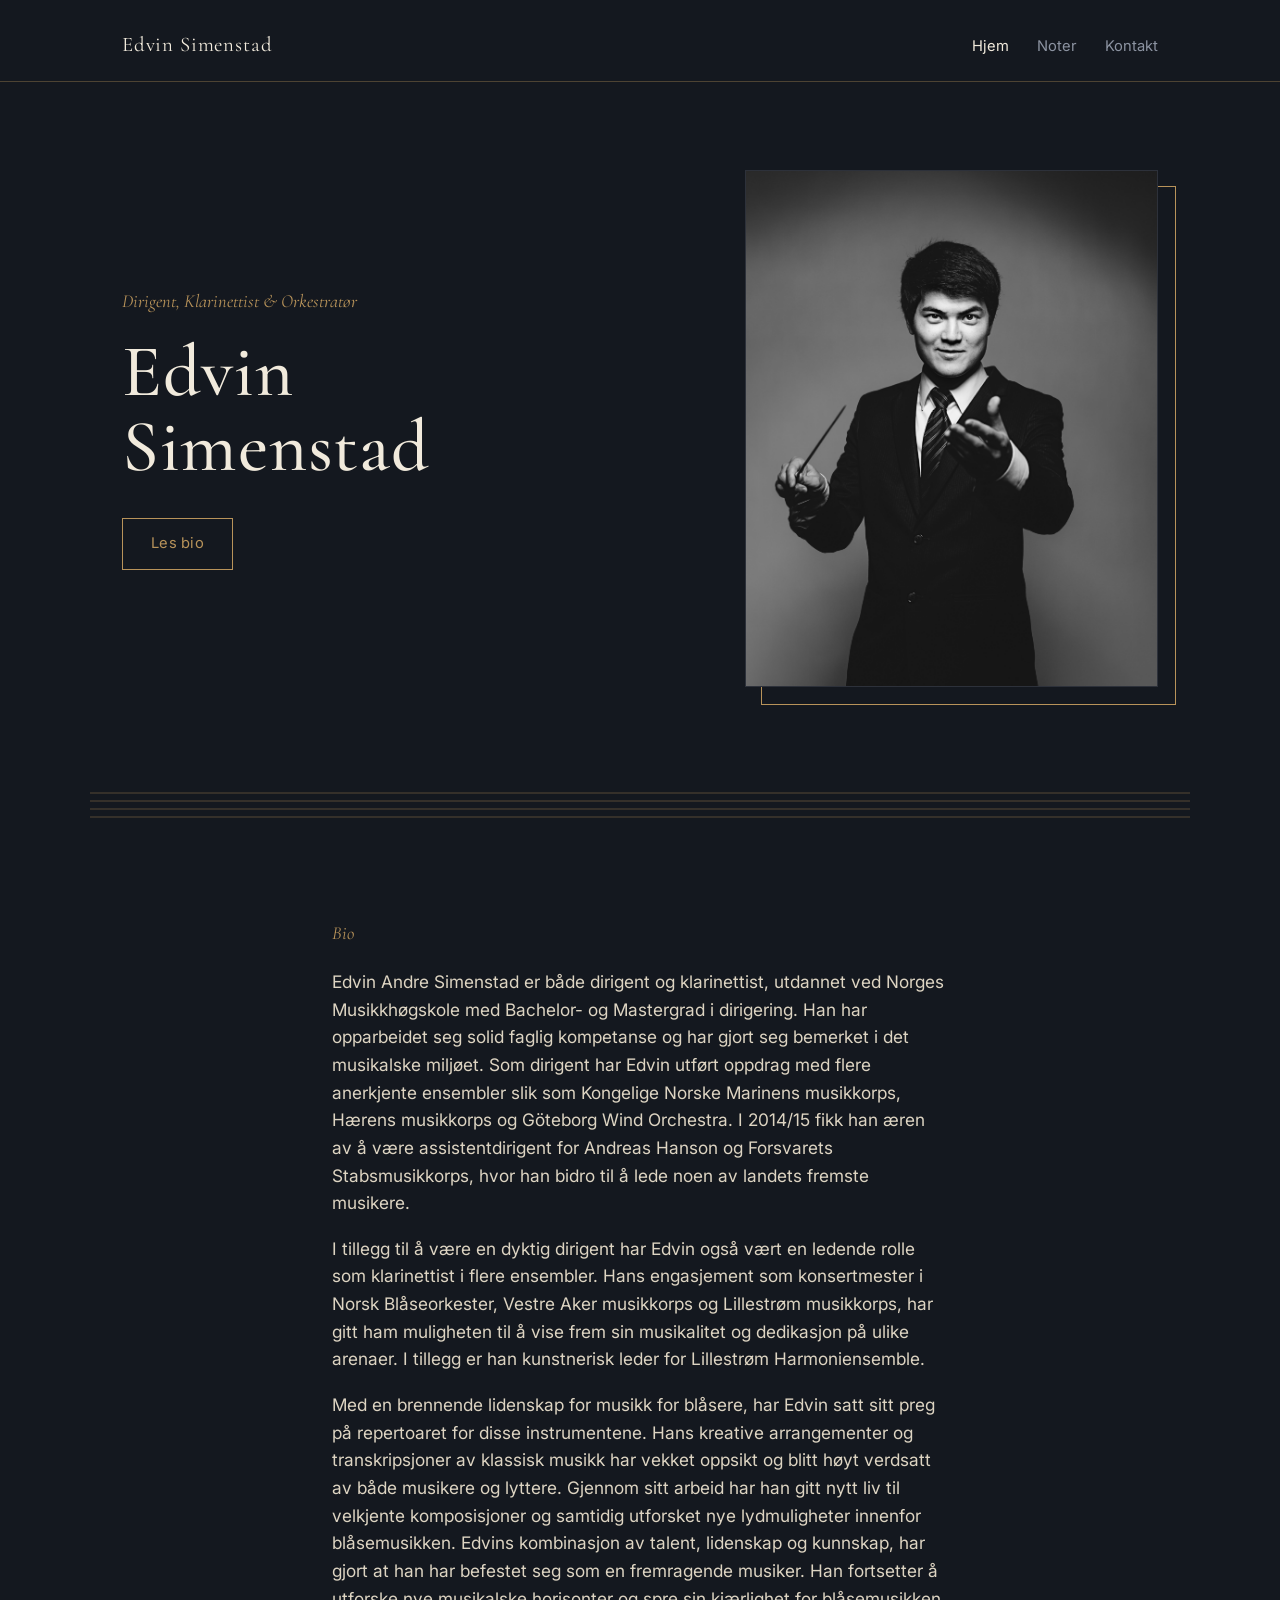
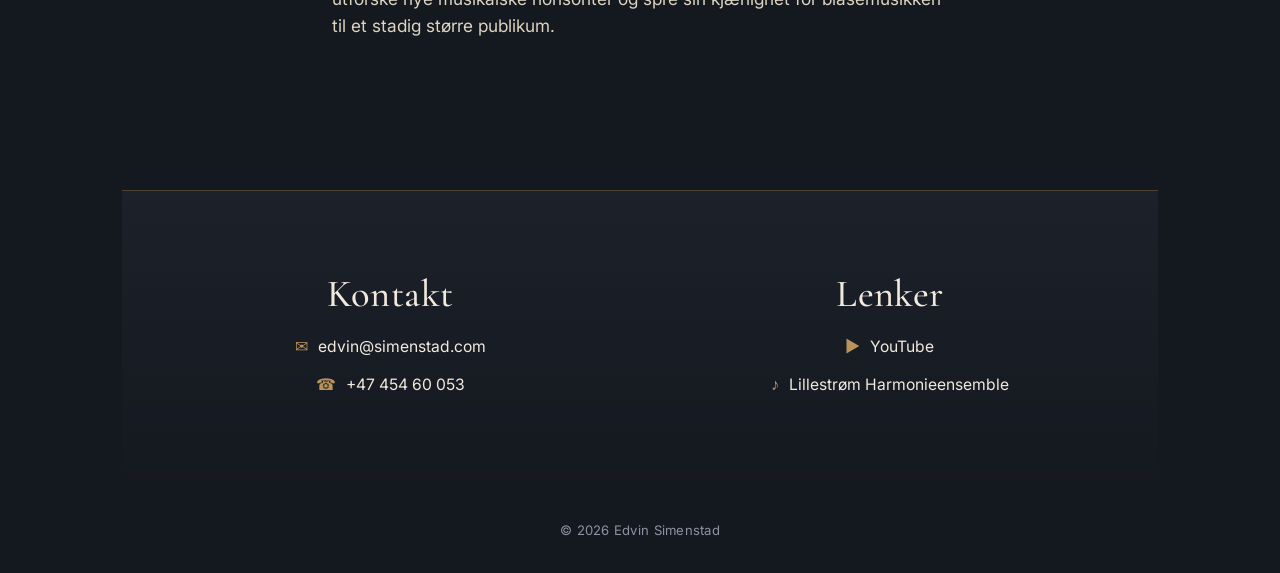
<file: index.html>
<!DOCTYPE html>
<html lang="nb">
<head>
  <meta charset="UTF-8">
  <meta name="viewport" content="width=device-width, initial-scale=1.0">
  <title>Edvin Simenstad — Dirigent, Klarinettist &amp; Orkestratør</title>
  <meta name="description" content="Offisiell nettside for Edvin Simenstad">

  <link rel="preconnect" href="https://fonts.googleapis.com">
  <link rel="preconnect" href="https://fonts.gstatic.com" crossorigin>
  <link href="https://fonts.googleapis.com/css2?family=Cormorant+Garamond:ital,wght@0,400;0,500;0,600;1,400&family=Inter:wght@400;500&display=swap" rel="stylesheet">

  <link rel="stylesheet" href="assets/css/site.css">
</head>
<body>
  <header data-component="header"></header>

  <section class="hero">
    <div class="wrap">
      <div class="hero-text">
        <div class="eyebrow-line">Dirigent, Klarinettist &amp; Orkestratør</div>
        <h1 class="name">Edvin<br>Simenstad</h1>
        <a class="cta" href="#about">Les bio</a>
      </div>

      <div class="portrait-frame">
        <img
          class="portrait"
          src="assets/images/edvin_dirigent.jpg"
          alt="Portrett av Edvin Simenstad"
          onerror="this.style.display='none'; this.nextElementSibling.style.display='flex';"
        >
        <div class="portrait-fallback">
          Legg til et portrett i <strong>assets/images</strong> som<br><strong>&nbsp;edvin_dirigent.jpg&nbsp;</strong>
        </div>
      </div>
    </div>
  </section>

  <div class="staff wrap" aria-hidden="true">
    <svg viewBox="0 0 1000 34" preserveAspectRatio="none">
      <line x1="0" y1="4" x2="1000" y2="4" stroke="#b8935a" stroke-width="1"/>
      <line x1="0" y1="12" x2="1000" y2="12" stroke="#b8935a" stroke-width="1"/>
      <line x1="0" y1="20" x2="1000" y2="20" stroke="#b8935a" stroke-width="1"/>
      <line x1="0" y1="28" x2="1000" y2="28" stroke="#b8935a" stroke-width="1"/>
    </svg>
  </div>

  <section class="about" id="about">
    <div class="wrap">
      <div class="section-label">Bio</div>

      <p>
        Edvin Andre Simenstad er både dirigent og klarinettist, utdannet ved Norges Musikkhøgskole med Bachelor- og Mastergrad i dirigering. Han har opparbeidet seg solid faglig kompetanse og har gjort seg bemerket i det musikalske miljøet. Som dirigent har Edvin utført oppdrag med flere anerkjente ensembler slik som Kongelige Norske Marinens musikkorps, Hærens musikkorps og Göteborg Wind Orchestra. I 2014/15 fikk han æren av å være assistentdirigent for Andreas Hanson og Forsvarets Stabsmusikkorps, hvor han bidro til å lede noen av landets fremste musikere.
      </p>
      <p>
        I tillegg til å være en dyktig dirigent har Edvin også vært en ledende rolle som klarinettist i flere ensembler. Hans engasjement som konsertmester i Norsk Blåseorkester, Vestre Aker musikkorps og Lillestrøm musikkorps, har gitt ham muligheten til å vise frem sin musikalitet og dedikasjon på ulike arenaer. I tillegg er han kunstnerisk leder for Lillestrøm Harmoniensemble.
      </p>
      <p>
        Med en brennende lidenskap for musikk for blåsere, har Edvin satt sitt preg på repertoaret for disse instrumentene. Hans kreative arrangementer og transkripsjoner av klassisk musikk har vekket oppsikt og blitt høyt verdsatt av både musikere og lyttere. Gjennom sitt arbeid har han gitt nytt liv til velkjente komposisjoner og samtidig utforsket nye lydmuligheter innenfor blåsemusikken. Edvins kombinasjon av talent, lidenskap og kunnskap, har gjort at han har befestet seg som en fremragende musiker. Han fortsetter å utforske nye musikalske horisonter og spre sin kjærlighet for blåsemusikken til et stadig større publikum.
      </p>
    </div>
  </section>

  <footer data-component="footer"></footer>

  <script src="assets/js/site.js" defer></script>
</body>
</html>
</file>
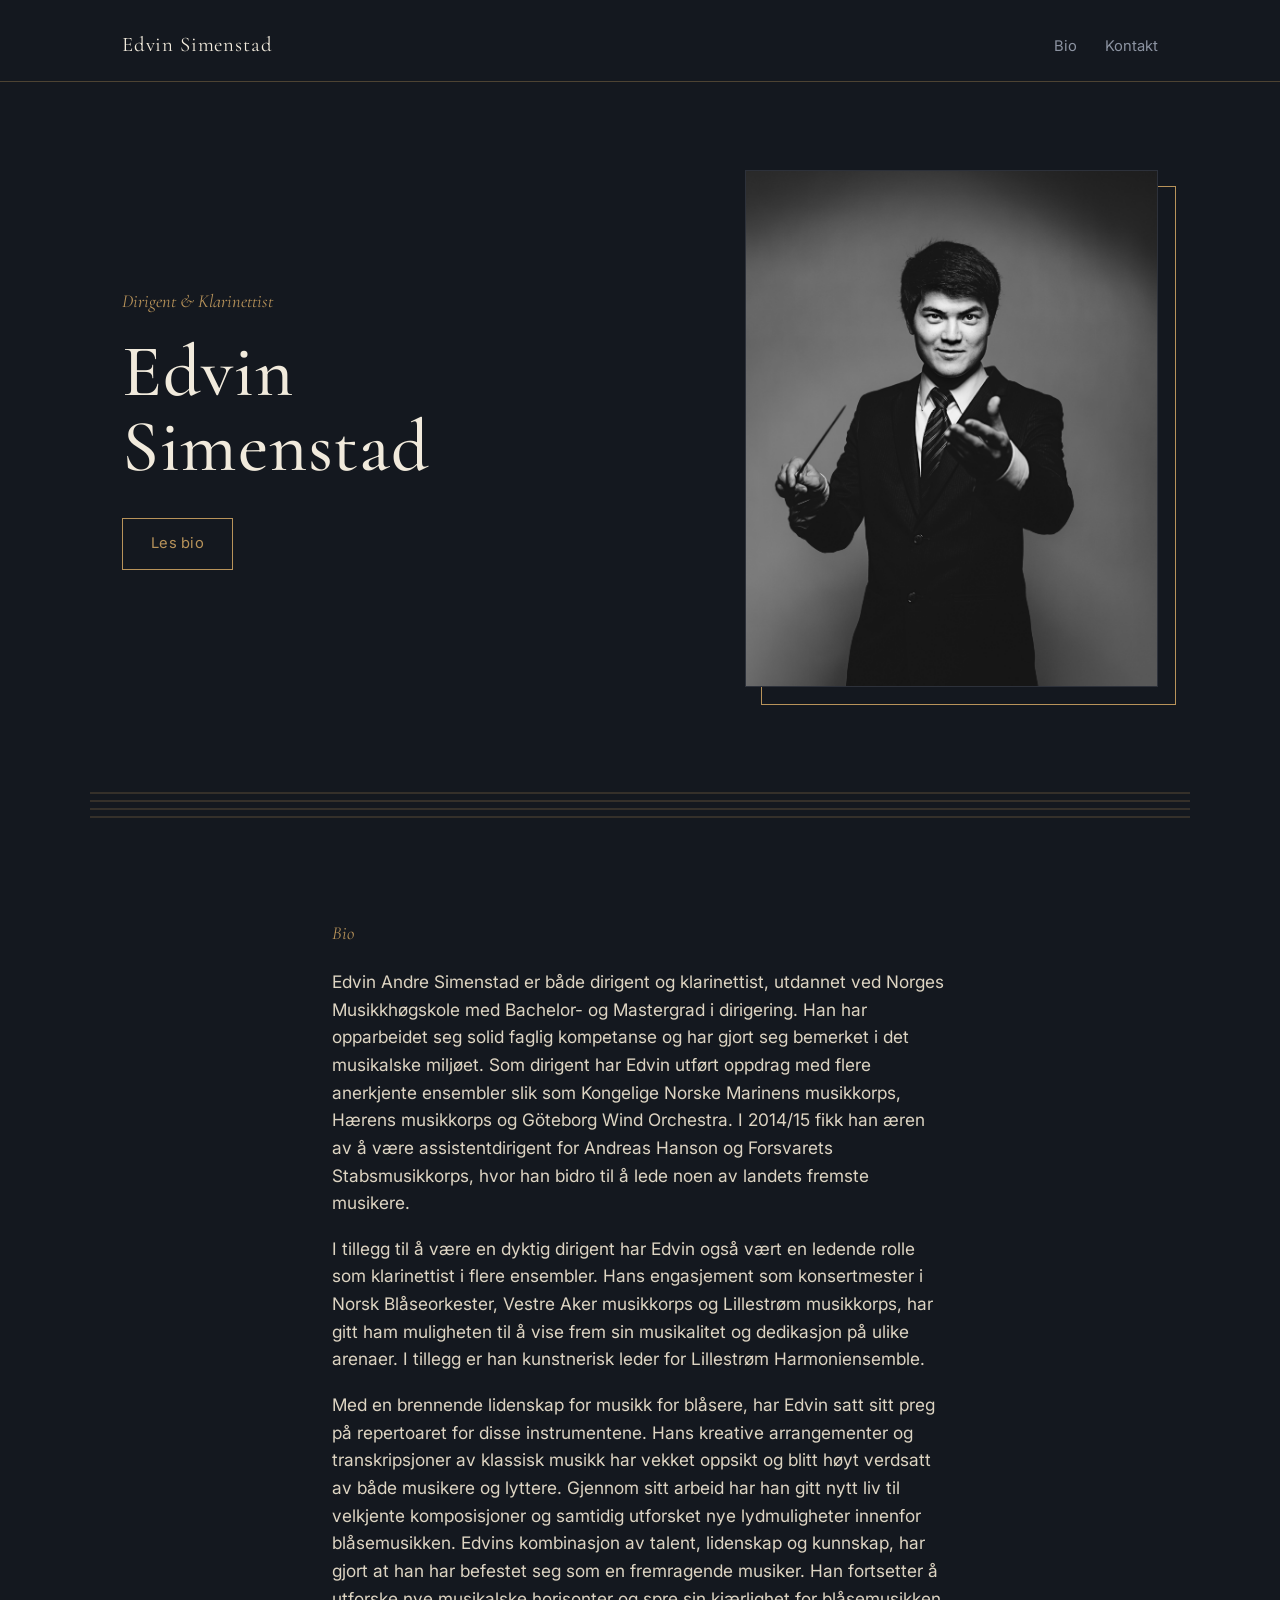
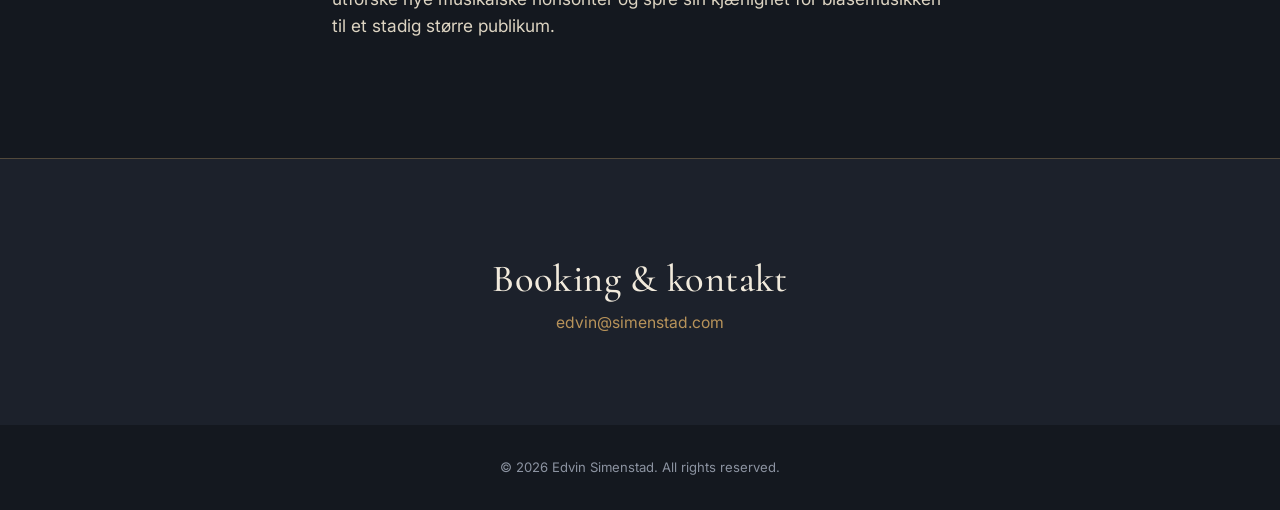
<file: src/index.html>
<!DOCTYPE html>
<html lang="en">
<head>
<meta charset="UTF-8">
<meta name="viewport" content="width=device-width, initial-scale=1.0">
<title>Edvin Simenstad — Dirigent &amp; Klarinettist</title>
<meta name="description" content="Official site of Edvin Simenstad">

<link rel="preconnect" href="https://fonts.googleapis.com">
<link rel="preconnect" href="https://fonts.gstatic.com" crossorigin>
<link href="https://fonts.googleapis.com/css2?family=Cormorant+Garamond:ital,wght@0,400;0,500;0,600;1,400&family=Inter:wght@400;500&display=swap" rel="stylesheet">

<style>
  :root{
    --ink: #14181f;
    --ink-soft: #1c212b;
    --ivory: #f1eadc;
    --brass: #b8935a;
    --brass-dim: #8a713f;
    --burgundy: #6b2737;
    --slate: #8c93a1;
    --rule: rgba(184,147,90,0.35);
    --max-w: 1100px;
  }

  *{ box-sizing: border-box; }

  html{ scroll-behavior: smooth; }

  body{
    margin:0;
    background: var(--ink);
    color: var(--ivory);
    font-family: 'Inter', sans-serif;
    font-weight: 400;
    line-height: 1.6;
    -webkit-font-smoothing: antialiased;
  }

  h1, h2, h3, .display{
    font-family: 'Cormorant Garamond', serif;
    font-weight: 500;
    letter-spacing: 0.01em;
    margin: 0;
  }

  a{ color: var(--brass); text-decoration: none; }
  a:hover{ color: var(--ivory); }
  a:focus-visible, button:focus-visible{
    outline: 1px solid var(--brass);
    outline-offset: 3px;
  }

  .wrap{
    max-width: var(--max-w);
    margin: 0 auto;
    padding: 0 32px;
  }

  /* ---------- Header ---------- */

  header{
    padding: 28px 0 20px;
    border-bottom: 1px solid var(--rule);
  }

  header .wrap{
    display: flex;
    justify-content: space-between;
    align-items: baseline;
    flex-wrap: wrap;
    gap: 12px;
  }

  .brand{
    font-family: 'Cormorant Garamond', serif;
    font-size: 1.3rem;
    letter-spacing: 0.04em;
    color: var(--ivory);
  }

  nav{
    display: flex;
    gap: 28px;
    font-size: 0.92rem;
  }

  nav a{ color: var(--slate); }
  nav a:hover{ color: var(--brass); }

  /* ---------- Hero ---------- */

  .hero{
    padding: 88px 0 96px;
  }

  .hero .wrap{
    display: grid;
    grid-template-columns: 1.15fr 0.85fr;
    gap: 64px;
    align-items: center;
  }

  .hero-text{
    animation: rise 900ms ease-out both;
  }

  .eyebrow-line{
    color: var(--brass);
    font-family: 'Cormorant Garamond', serif;
    font-style: italic;
    font-size: 1.15rem;
    margin-bottom: 18px;
  }

  h1.name{
    font-size: clamp(2.8rem, 6vw, 4.6rem);
    line-height: 1.02;
    color: var(--ivory);
  }

  .tagline{
    margin-top: 22px;
    max-width: 42ch;
    color: var(--slate);
    font-size: 1.05rem;
  }

  .cta{
    display: inline-block;
    margin-top: 34px;
    padding: 13px 28px;
    border: 1px solid var(--brass);
    color: var(--brass);
    font-family: 'Inter', sans-serif;
    font-size: 0.92rem;
    letter-spacing: 0.02em;
    transition: background 200ms ease, color 200ms ease;
  }

  .cta:hover{
    background: var(--brass);
    color: var(--ink);
  }

  .portrait-frame{
    position: relative;
    animation: rise 1100ms ease-out both;
  }

  .portrait-frame::before{
    content:"";
    position:absolute;
    top: 16px; left: 16px;
    width: 100%; height: 100%;
    border: 1px solid var(--brass);
    z-index: 0;
  }

  .portrait{
    position: relative;
    z-index: 1;
    width: 100%;
    aspect-ratio: 4 / 5;
    object-fit: cover;
    display: block;
    background: var(--ink-soft);
    border: 1px solid rgba(241,234,220,0.08);
  }

  /* fallback shown if photo.jpg is missing */
  .portrait-fallback{
    position: relative;
    z-index: 1;
    width: 100%;
    aspect-ratio: 4 / 5;
    background: var(--ink-soft);
    border: 1px solid rgba(241,234,220,0.08);
    display: none;
    align-items: center;
    justify-content: center;
    text-align: center;
    color: var(--slate);
    font-size: 0.85rem;
    padding: 24px;
  }

  @keyframes rise{
    from{ opacity: 0; transform: translateY(14px); }
    to{ opacity: 1; transform: translateY(0); }
  }

  @media (prefers-reduced-motion: reduce){
    .hero-text, .portrait-frame{ animation: none; }
  }

  /* ---------- Staff line divider ---------- */

  .staff{
    padding: 6px 0;
    opacity: 0.4;
  }

  .staff svg{ display:block; width:100%; height:34px; }

  /* ---------- About ---------- */

  .about{
    padding: 90px 0 100px;
  }

  .about .wrap{
    max-width: 680px;
  }

  .section-label{
    font-family: 'Cormorant Garamond', serif;
    font-style: italic;
    color: var(--brass);
    font-size: 1.15rem;
    margin-bottom: 20px;
  }

  .about p{
    font-size: 1.08rem;
    color: #ddd4c2;
    margin: 0 0 18px;
  }

  /* ---------- Performances ---------- */

  .performances{
    padding: 0 0 100px;
  }

  .performances h2{
    font-size: 2rem;
    color: var(--ivory);
    margin-bottom: 40px;
  }

  ul.dates{
    list-style: none;
    margin: 0; padding: 0;
    border-top: 1px solid var(--rule);
  }

  ul.dates li{
    display: grid;
    grid-template-columns: 140px 1fr auto;
    gap: 20px;
    align-items: baseline;
    padding: 22px 0;
    border-bottom: 1px solid var(--rule);
  }

  .date-col{
    font-family: 'Cormorant Garamond', serif;
    color: var(--brass);
    font-size: 1.1rem;
  }

  .venue-col .venue{
    color: var(--ivory);
    font-size: 1.05rem;
  }

  .venue-col .city{
    color: var(--slate);
    font-size: 0.9rem;
    display: block;
    margin-top: 2px;
  }

  .link-col a{
    font-size: 0.88rem;
    border-bottom: 1px solid transparent;
  }
  .link-col a:hover{ border-bottom-color: var(--brass); }

  /* ---------- Contact ---------- */

  .contact{
    background: var(--ink-soft);
    padding: 90px 0;
    text-align: center;
    border-top: 1px solid var(--rule);
  }

  .contact h2{
    font-size: 2.4rem;
    color: var(--ivory);
  }

  .contact p{
    color: var(--slate);
    max-width: 46ch;
    margin: 18px auto 32px;
  }

  .contact-links{
    display: flex;
    gap: 26px;
    justify-content: center;
    flex-wrap: wrap;
    font-size: 0.98rem;
  }

  /* ---------- Footer ---------- */

  footer{
    padding: 32px 0;
    text-align: center;
    color: var(--slate);
    font-size: 0.82rem;
  }

  /* ---------- Responsive ---------- */

  @media (max-width: 760px){
    .hero{ padding: 56px 0 64px; }
    .hero .wrap{
      grid-template-columns: 1fr;
      gap: 40px;
    }
    .portrait-frame{ max-width: 320px; }
    nav{ gap: 18px; font-size: 0.85rem; }
    ul.dates li{
      grid-template-columns: 1fr;
      gap: 6px;
    }
    .link-col{ margin-top: 4px; }
  }
</style>
</head>
<body>

<header>
  <div class="wrap">
    <div class="brand">Edvin Simenstad</div>
    <nav>
      <a href="#about">Bio</a>
      <a href="#contact">Kontakt</a>
    </nav>
  </div>
</header>

<section class="hero">
  <div class="wrap">
    <div class="hero-text">
      <div class="eyebrow-line">Dirigent &amp; Klarinettist</div>
      <h1 class="name">Edvin<br>Simenstad</h1>
      <a class="cta" href="#about">Les bio</a>
    </div>

    <div class="portrait-frame">
      <!-- Replace "edvin_dirigent.jpg" with your image filename -->
      <img
        class="portrait"
        src="edvin_dirigent.jpg"
        alt="Portrait of Marguerite Vale"
        onerror="this.style.display='none'; this.nextElementSibling.style.display='flex';"
      >
      <div class="portrait-fallback">
        Add your photo: save it next to this file as<br><strong>&nbsp;photo.jpg&nbsp;</strong><br>(or edit the src attribute above)
      </div>
    </div>
  </div>
</section>

<div class="staff wrap" aria-hidden="true">
  <svg viewBox="0 0 1000 34" preserveAspectRatio="none">
    <line x1="0" y1="4" x2="1000" y2="4" stroke="#b8935a" stroke-width="1"/>
    <line x1="0" y1="12" x2="1000" y2="12" stroke="#b8935a" stroke-width="1"/>
    <line x1="0" y1="20" x2="1000" y2="20" stroke="#b8935a" stroke-width="1"/>
    <line x1="0" y1="28" x2="1000" y2="28" stroke="#b8935a" stroke-width="1"/>
  </svg>
</div>

<section class="about" id="about">
  <div class="wrap">
    <div class="section-label">Bio</div>

    <p>
      Edvin Andre Simenstad er både dirigent og klarinettist, utdannet ved Norges Musikkhøgskole med Bachelor- og Mastergrad i dirigering. Han har opparbeidet seg solid faglig kompetanse og har gjort seg bemerket i det musikalske miljøet. Som dirigent har Edvin utført oppdrag med flere anerkjente ensembler slik som Kongelige Norske Marinens musikkorps, Hærens musikkorps og Göteborg Wind Orchestra. I 2014/15 fikk han æren av å være assistentdirigent for Andreas Hanson og Forsvarets Stabsmusikkorps, hvor han bidro til å lede noen av landets fremste musikere.
    </p>
    <p>
      I tillegg til å være en dyktig dirigent har Edvin også vært en ledende rolle som klarinettist i flere ensembler. Hans engasjement som konsertmester i Norsk Blåseorkester, Vestre Aker musikkorps og Lillestrøm musikkorps, har gitt ham muligheten til å vise frem sin musikalitet og dedikasjon på ulike arenaer. I tillegg er han kunstnerisk leder for Lillestrøm Harmoniensemble.
    </p>
    <p>
      Med en brennende lidenskap for musikk for blåsere, har Edvin satt sitt preg på repertoaret for disse instrumentene. Hans kreative arrangementer og transkripsjoner av klassisk musikk har vekket oppsikt og blitt høyt verdsatt av både musikere og lyttere. Gjennom sitt arbeid har han gitt nytt liv til velkjente komposisjoner og samtidig utforsket nye lydmuligheter innenfor blåsemusikken. Edvins kombinasjon av talent, lidenskap og kunnskap, har gjort at han har befestet seg som en fremragende musiker. Han fortsetter å utforske nye musikalske horisonter og spre sin kjærlighet for blåsemusikken til et stadig større publikum.
    </p>
  </div>
</section>

<section class="contact" id="contact">
  <div class="wrap">
    <h2>Booking &amp; kontakt</h2>
    <div class="contact-links">
      <a href="mailto:edvin@simenstad.com">edvin@simenstad.com</a>
    </div>
  </div>
</section>

<footer>
  &copy; 2026 Edvin Simenstad. All rights reserved.
</footer>

</body>
</html>
</file>
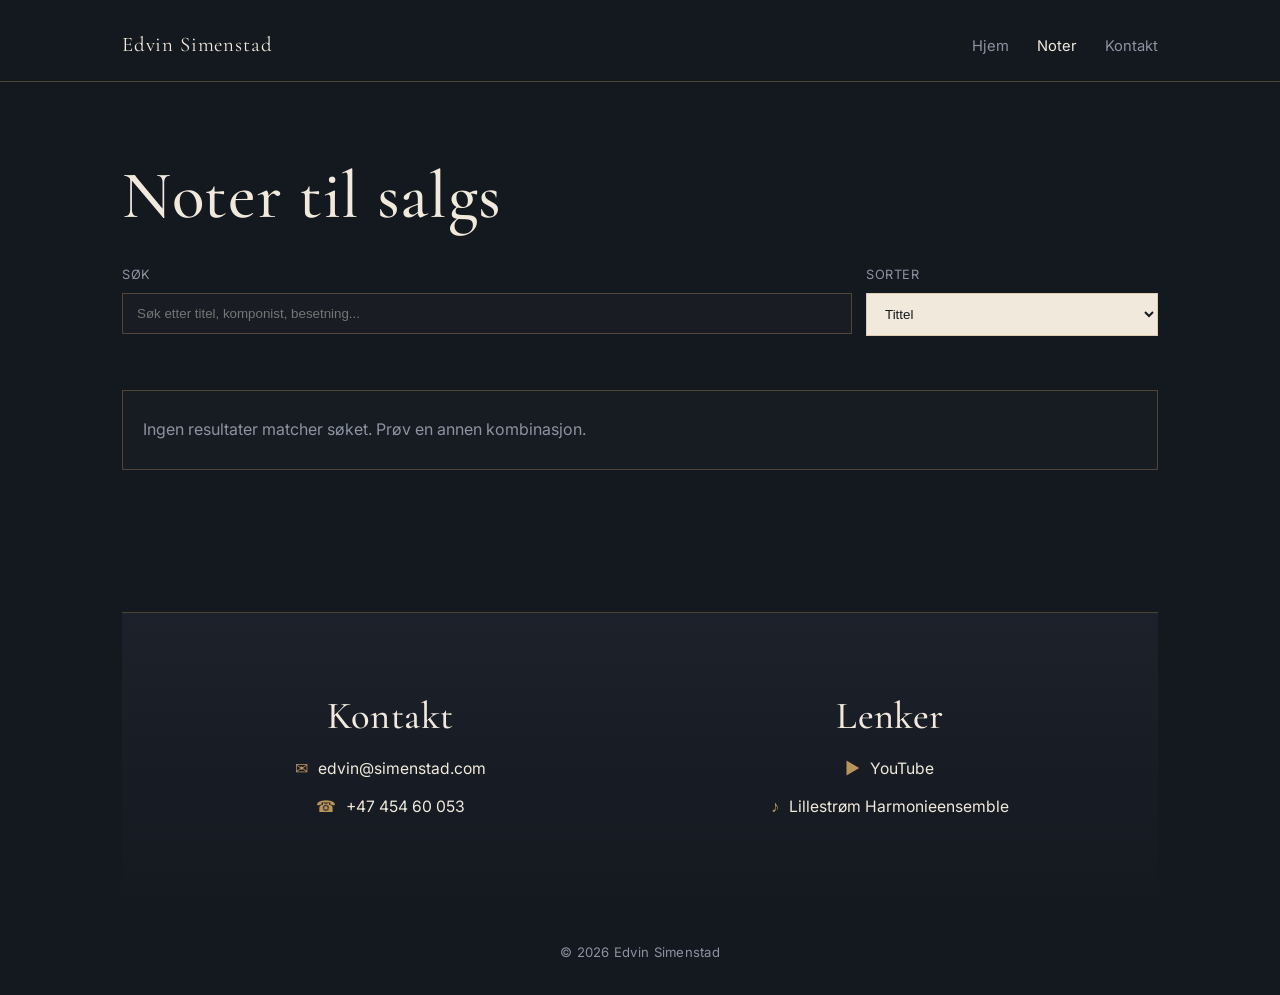
<file: scores.html>
<!DOCTYPE html>
<html lang="nb">
<head>
  <meta charset="UTF-8">
  <meta name="viewport" content="width=device-width, initial-scale=1.0">
  <title>Noter | Edvin Simenstad</title>
  <meta name="description" content="Kjøp noter og utskrifter av Edvin Simenstad">

  <link rel="preconnect" href="https://fonts.googleapis.com">
  <link rel="preconnect" href="https://fonts.gstatic.com" crossorigin>
  <link href="https://fonts.googleapis.com/css2?family=Cormorant+Garamond:ital,wght@0,400;0,500;0,600;1,400&family=Inter:wght@400;500&display=swap" rel="stylesheet">

  <link rel="stylesheet" href="assets/css/site.css">
  <link rel="stylesheet" href="assets/css/scores.css">
</head>
<body>
  <header data-component="header"></header>

  <main class="page">
   <div class="wrap">
     <section class="intro">
       <h1>Noter til salgs</h1>
     </section>

     <div class="toolbar">
       <div class="search-wrap">
         <label for="searchInput">Søk</label>
         <input id="searchInput" type="search" placeholder="Søk etter titel, komponist, besetning..." aria-label="Søk etter noter">
       </div>

       <div class="sort-wrap">
         <label for="sortSelect">Sorter</label>
         <select id="sortSelect" aria-label="Sorter noter">
           <option value="title-asc">Tittel</option>
           <option value="composer-asc">Komponist</option>
           <option value="ensemble-asc">Besetning</option>
           <option value="genre-asc">Sjanger</option>
           <option value="time-asc">Tid kort → lang</option>
           <option value="time-desc">Tid lang → kort</option>
         </select>
       </div>
     </div>

     <div id="inventory" class="inventory" aria-live="polite"></div>
     <div id="pagination" class="pagination" aria-live="polite"></div>
     <div id="emptyState" class="empty-state">Ingen resultater matcher søket. Prøv en annen kombinasjon.</div>
   </div>
  </main>

  <footer data-component="footer"></footer>

  <script src="assets/js/site.js" defer></script>
  <script src="assets/js/scores.js" defer></script>
</body>
</html>
</file>
<file: assets/css/site.css>
:root {
  --ink: #14181f;
  --ink-soft: #1c212b;
  --ivory: #f1eadc;
  --brass: #b8935a;
  --brass-dim: #8a713f;
  --burgundy: #6b2737;
  --slate: #8c93a1;
  --rule: rgba(184, 147, 90, 0.35);
  --panel: rgba(255, 255, 255, 0.02);
  --max-w: 1100px;
}

* { box-sizing: border-box; }

html { scroll-behavior: smooth; }

body {
  margin: 0;
  background: var(--ink);
  color: var(--ivory);
  font-family: 'Inter', sans-serif;
  font-weight: 400;
  line-height: 1.6;
  -webkit-font-smoothing: antialiased;
}

h1, h2, h3, .display {
  font-family: 'Cormorant Garamond', serif;
  font-weight: 500;
  letter-spacing: 0.01em;
  margin: 0;
}

a {
  color: var(--brass);
  text-decoration: none;
}

a:hover {
  color: var(--ivory);
}

a:focus-visible,
button:focus-visible,
input:focus-visible,
select:focus-visible {
  outline: 1px solid var(--brass);
  outline-offset: 3px;
}

.wrap {
  max-width: var(--max-w);
  margin: 0 auto;
  padding: 0 32px;
}

header {
  padding: 28px 0 20px;
  border-bottom: 1px solid var(--rule);
}

header .wrap {
  display: flex;
  justify-content: space-between;
  align-items: baseline;
  flex-wrap: wrap;
  gap: 12px;
}

.brand {
  font-family: 'Cormorant Garamond', serif;
  font-size: 1.3rem;
  letter-spacing: 0.04em;
  color: var(--ivory);
}

nav {
  display: flex;
  gap: 28px;
  font-size: 0.92rem;
  flex-wrap: wrap;
}

nav a {
  color: var(--slate);
}

nav a:hover {
  color: var(--brass);
}

.hero {
  padding: 88px 0 96px;
}

.hero .wrap {
  display: grid;
  grid-template-columns: 1.15fr 0.85fr;
  gap: 64px;
  align-items: center;
}

.hero-text {
  animation: rise 900ms ease-out both;
}

.eyebrow-line {
  color: var(--brass);
  font-family: 'Cormorant Garamond', serif;
  font-style: italic;
  font-size: 1.15rem;
  margin-bottom: 18px;
}

h1.name {
  font-size: clamp(2.8rem, 6vw, 4.6rem);
  line-height: 1.02;
  color: var(--ivory);
}

.tagline {
  margin-top: 22px;
  max-width: 42ch;
  color: var(--slate);
  font-size: 1.05rem;
}

.cta {
  display: inline-block;
  margin-top: 34px;
  padding: 13px 28px;
  border: 1px solid var(--brass);
  color: var(--brass);
  font-family: 'Inter', sans-serif;
  font-size: 0.92rem;
  letter-spacing: 0.02em;
  transition: background 200ms ease, color 200ms ease;
}

.cta:hover {
  background: var(--brass);
  color: var(--ink);
}

.portrait-frame {
  position: relative;
  animation: rise 1100ms ease-out both;
}

.portrait-frame::before {
  content: "";
  position: absolute;
  top: 16px;
  left: 16px;
  width: 100%;
  height: 100%;
  border: 1px solid var(--brass);
  z-index: 0;
}

.portrait {
  position: relative;
  z-index: 1;
  width: 100%;
  aspect-ratio: 4 / 5;
  object-fit: cover;
  display: block;
  background: var(--ink-soft);
  border: 1px solid rgba(241, 234, 220, 0.08);
}

.portrait-fallback {
  position: relative;
  z-index: 1;
  width: 100%;
  aspect-ratio: 4 / 5;
  background: var(--ink-soft);
  border: 1px solid rgba(241, 234, 220, 0.08);
  display: none;
  align-items: center;
  justify-content: center;
  text-align: center;
  color: var(--slate);
  font-size: 0.85rem;
  padding: 24px;
}

.staff {
  padding: 6px 0;
  opacity: 0.4;
}

.staff svg {
  display: block;
  width: 100%;
  height: 34px;
}

.about {
  padding: 90px 0 100px;
}

.about .wrap {
  max-width: 680px;
}

.section-label {
  font-family: 'Cormorant Garamond', serif;
  font-style: italic;
  color: var(--brass);
  font-size: 1.15rem;
  margin-bottom: 20px;
}

.about p {
  font-size: 1.08rem;
  color: #ddd4c2;
  margin: 0 0 18px;
}

.site-footer {
  padding-top: 32px;
}

.footer-contact {
  display: grid;
  grid-template-columns: repeat(2, minmax(0, 1fr));
  gap: 28px;
  background: linear-gradient(180deg, rgba(28, 33, 43, 0.96), rgba(20, 24, 31, 0.96));
  padding: 72px 32px 80px;
  text-align: center;
  border-top: 1px solid var(--rule);
}

.contact-group {
  display: flex;
  flex-direction: column;
  align-items: center;
  gap: 18px;
  padding: 10px 18px;
}

.footer-contact h2 {
  font-size: clamp(1.8rem, 3vw, 2.4rem);
  color: var(--ivory);
  line-height: 1.1;
}

.contact-links {
  display: flex;
  flex-direction: column;
  gap: 12px;
  align-items: center;
  justify-content: center;
  font-size: 0.98rem;
}

.contact-links a {
  display: inline-flex;
  align-items: center;
  justify-content: center;
  gap: 10px;
  color: var(--ivory);
  transition: color 150ms ease, transform 150ms ease;
}

.contact-links a:hover {
  color: var(--brass);
  transform: translateY(-1px);
}

.contact-links a span {
  color: var(--brass);
  font-size: 1.05em;
}

.footer-meta {
  padding: 26px 0 10px;
  color: var(--slate);
  font-size: 0.82rem;
  letter-spacing: 0.02em;
}

@media (max-width: 760px) {
  .footer-contact {
    grid-template-columns: 1fr;
    padding: 56px 24px 64px;
  }

  .contact-group {
    padding: 0;
  }
}

.footer-meta {
  padding: 32px 0;
  text-align: center;
  color: var(--slate);
  font-size: 0.82rem;
}

@keyframes rise {
  from { opacity: 0; transform: translateY(14px); }
  to { opacity: 1; transform: translateY(0); }
}

@media (prefers-reduced-motion: reduce) {
  .hero-text, .portrait-frame { animation: none; }
}

@media (max-width: 760px) {
  .hero {
    padding: 56px 0 64px;
  }

  .hero .wrap {
    grid-template-columns: 1fr;
    gap: 40px;
  }

  .portrait-frame {
    max-width: 320px;
  }

  nav {
    gap: 18px;
    font-size: 0.85rem;
  }
}
</file>
<file: assets/css/scores.css>
.page {
  padding: 80px 0 110px;
}

.intro {
  margin-bottom: 34px;
}

.intro .section-label {
  margin-bottom: 18px;
  font-size: 1.2rem;
}

.intro h1 {
  font-size: clamp(2.8rem, 6vw, 4.2rem);
  line-height: 1.02;
  margin-bottom: 12px;
}

.intro p {
  color: var(--slate);
  margin: 0;
  max-width: 64ch;
}

.toolbar {
  display: grid;
  grid-template-columns: minmax(220px, 1.5fr) minmax(160px, 0.6fr);
  gap: 14px;
  margin: 30px 0 26px;
}

.search-wrap,
.sort-wrap {
  display: flex;
  flex-direction: column;
  gap: 8px;
}

.toolbar label {
  color: var(--slate);
  font-size: 0.8rem;
  letter-spacing: 0.04em;
  text-transform: uppercase;
}

.search-wrap input,
.sort-wrap select {
  width: 100%;
  background: rgba(255, 255, 255, 0.02);
  border: 1px solid var(--rule);
  color: var(--ivory);
  padding: 12px 14px;
  border-radius: 0;
}

.sort-wrap select {
  background: var(--ivory);
  color: var(--ink);
}

.inventory {
  display: grid;
  grid-template-columns: repeat(3, minmax(0, 1fr));
  grid-auto-rows: 1fr;
  gap: 22px;
  margin-top: 18px;
}

.score-card {
  display: flex;
  flex-direction: column;
  min-height: 100%;
  background: var(--panel);
  border: 1px solid var(--rule);
  padding: 22px 20px;
  transition: transform 150ms ease, border-color 150ms ease;
}

.score-card:hover {
  transform: translateY(-2px);
  border-color: var(--brass);
}

.score-card h3 {
  min-height: 6.8rem;
  max-height: 6.8rem;
  overflow: hidden;
  display: -webkit-box;
  -webkit-box-orient: vertical;
  -webkit-line-clamp: 3;
  line-clamp: 3;
  align-items: flex-start;
}

.score-card .meta {
  display: flex;
  justify-content: space-between;
  align-items: center;
  gap: 12px;
  margin-bottom: 18px;
  color: var(--slate);
  font-size: 0.82rem;
  letter-spacing: 0.04em;
  text-transform: uppercase;
}

.score-card h3 {
  font-size: clamp(2rem, 2vw, 2.5rem);
  line-height: 1.06;
  margin-bottom: 10px;
}

.composer {
  color: var(--slate);
  font-size: 0.98rem;
  min-height: 2.2rem;
  margin-bottom: 16px;
}

.pill-row {
  display: flex;
  flex-wrap: wrap;
  gap: 8px;
  margin-bottom: 14px;
  min-height: 2.5rem;
}

.pill {
  border: 1px solid var(--rule);
  color: var(--ivory);
  font-size: 0.76rem;
  padding: 6px 9px;
  display: inline-block;
}

.description {
  color: #ddd4c2;
  margin: 0 0 18px;
  flex: 1;
}

.price-row {
  display: flex;
  align-items: flex-end;
  justify-content: center;
  gap: 12px;
  padding-top: 14px;
  margin-top: auto;
  border-top: 1px solid var(--rule);
  min-height: 64px;
  width: 100%;
}

.price {
  display: none;
}

.purchase-actions {
  display: flex;
  justify-content: center;
  align-items: center;
  gap: 12px;
  width: 100%;
  margin-top: 4px;
}

.buy-btn {
  display: inline-flex;
  align-items: center;
  justify-content: center;
  gap: 8px;
  min-width: 88px;
  padding: 11px 14px;
  border: 1px solid var(--brass);
  border-radius: 999px;
  color: var(--brass);
  background: rgba(192, 156, 92, 0.04);
  cursor: pointer;
  text-align: center;
  text-decoration: none;
  transition: background 200ms ease, color 200ms ease, transform 150ms ease, border-color 150ms ease;
  font-weight: 600;
  letter-spacing: 0.02em;
}

.buy-btn:hover {
  background: var(--brass);
  color: var(--ink);
  transform: translateY(-1px);
  border-color: var(--brass);
}

.buy-btn span:first-child {
  font-size: 0.9em;
  line-height: 1;
}

.buy-btn.is-empty {
  visibility: hidden;
  pointer-events: none;
}

.empty-state {
  display: none;
  border: 1px solid var(--rule);
  background: rgba(255, 255, 255, 0.01);
  padding: 26px 20px;
  color: var(--slate);
}

.pagination {
  display: flex;
  justify-content: center;
  align-items: center;
  flex-wrap: wrap;
  gap: 10px;
  margin-top: 28px;
}

.page-btn {
  min-width: 42px;
  min-height: 42px;
  padding: 8px 12px;
  border: 1px solid var(--rule);
  background: transparent;
  color: var(--ivory);
  cursor: pointer;
  transition: border-color 150ms ease, background 150ms ease, color 150ms ease;
}

.page-btn:hover,
.page-btn.is-active {
  border-color: var(--brass);
  background: var(--brass);
  color: var(--ink);
}

.page-btn.is-disabled {
  opacity: 0.45;
  pointer-events: none;
}

@media (max-width: 900px) {
  .inventory {
    grid-template-columns: repeat(2, minmax(0, 1fr));
  }
}

@media (max-width: 640px) {
  .toolbar {
    grid-template-columns: 1fr;
  }

  .inventory {
    grid-template-columns: 1fr;
  }
}
</file>
